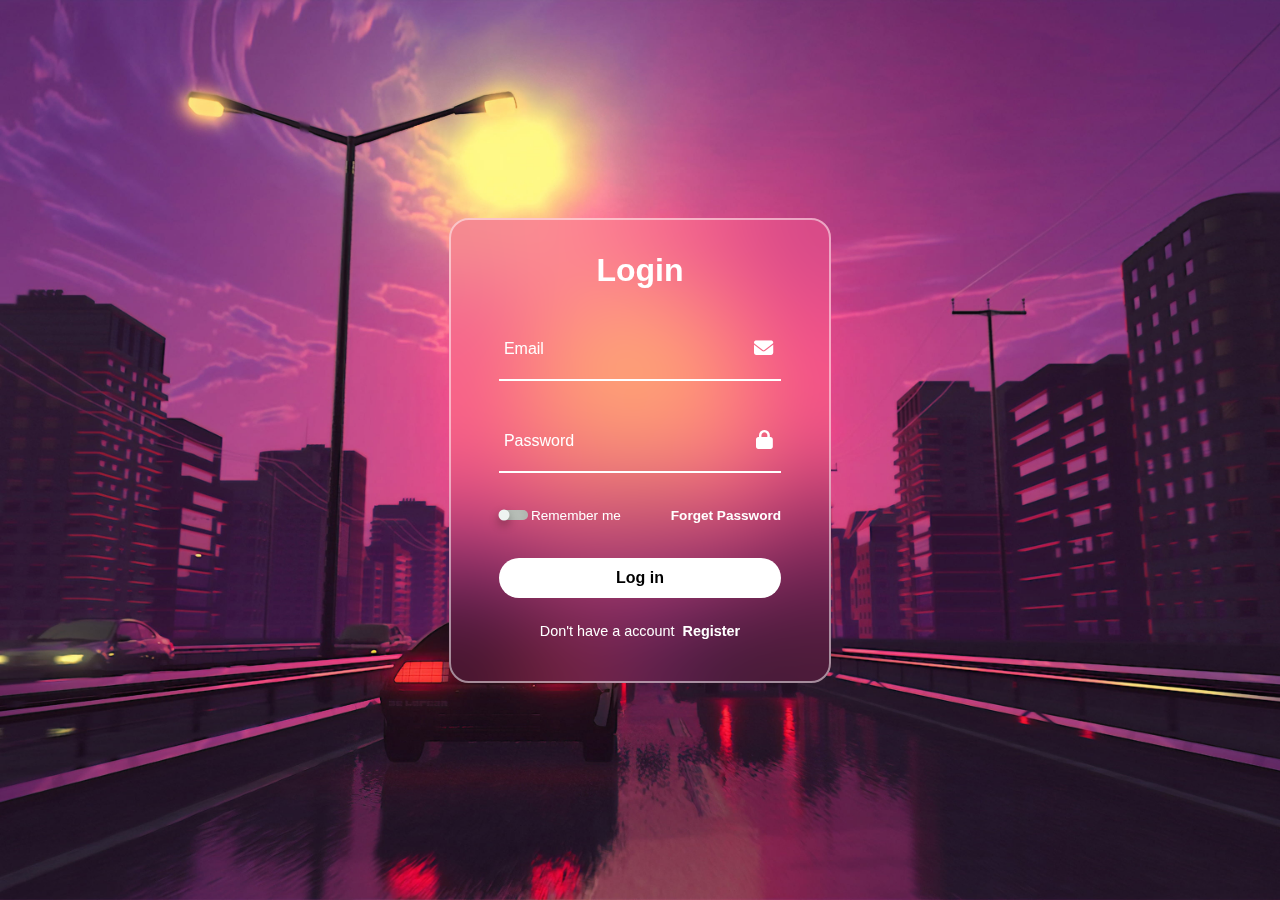
<file: index.html>
<!DOCTYPE html>
<html lang="en">

<head>
  <meta charset="UTF-8" />
  <meta name="viewport" content="width=device-width, initial-scale=1.0" />
  <link rel="stylesheet" href="./src/CSS/style.css" />
  <link rel="stylesheet" href="https://cdnjs.cloudflare.com/ajax/libs/font-awesome/6.4.2/css/all.min.css" />
  <title>Login</title>

  <link rel="preconnect" href="https://fonts.googleapis.com" />
  <link rel="preconnect" href="https://fonts.gstatic.com" crossorigin />
  <link
    href="https://fonts.googleapis.com/css2?family=Poppins:wght@300&family=Red+Hat+Display:wght@500;700&display=swap"
    rel="stylesheet" />
</head>

<body>
  <section>
    <form>
      <h1>Login</h1>
      <div class="inputbox">
        <ion-icon name="mail-outline"></ion-icon>
        <input type="email" required />
        <label for="">Email</label>
        <ion-icon class="fa fa-envelope"></ion-icon>
      </div>
      <div class="inputbox">
        <ion-icon name="lock-closed-outline"></ion-icon>
        <input type="password" required />
        <label for="">Password</label>
        <ion-icon class="fa fa-lock"></ion-icon>
      </div>
      <div class="forget">
        <label for=""><input type="checkbox" />Remember me</label>
        <a href="#">Forget Password</a>
      </div>
      <button>Log in</button>
      <div class="register">
        <p>
          Don't have a account
          <a href="http://127.0.0.1:5500/register.html">Register</a>
        </p>
      </div>
    </form>
  </section>
</body>

</html>
</file>
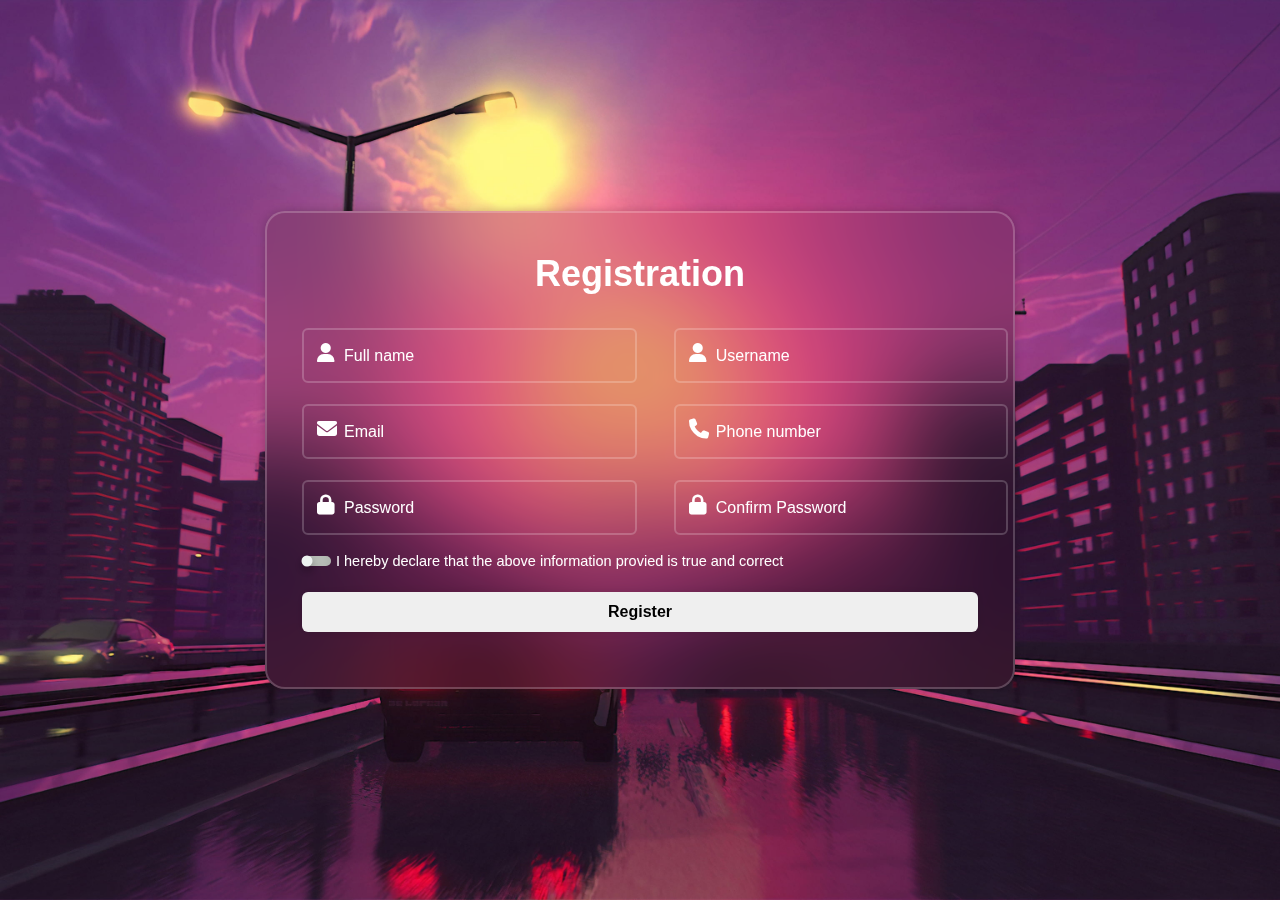
<file: register.html>
<!DOCTYPE html>
<html lang="en">

<head>
    <meta charset="UTF-8">
    <meta name="viewport" content="width=device-width, initial-scale=1.0">
    <link rel="stylesheet" href="https://cdnjs.cloudflare.com/ajax/libs/font-awesome/6.4.2/css/all.min.css" />
    <link rel="stylesheet" href="src/CSS/register.css">
    <title>Registro</title>

    <link rel="preconnect" href="https://fonts.googleapis.com" />
    <link rel="preconnect" href="https://fonts.gstatic.com" crossorigin />
    <link
        href="https://fonts.googleapis.com/css2?family=Poppins:wght@300&family=Red+Hat+Display:wght@500;700&display=swap"
        rel="stylesheet" />

</head>

<body>
    <div class="wrapper">
        <form action="">
            <h1>Registration</h1>

            <div class="input-box">
                <div class="input-field">
                    <input type="text" placeholder="Full name" reuired>
                    <ion-icon class="fa fa-user"></ion-icon>
                </div>
                <div class="input-field">
                    <input type="text" placeholder="Username" required>
                    <ion-icon class="fa fa-user"></ion-icon>
                </div>
            </div>
            <div class="input-box">
                <div class="input-field">
                    <input type="email" placeholder="Email" reuired>
                    <ion-icon class="fa fa-envelope"></ion-icon>
                </div>
                <div class="input-field">
                    <input type="number" placeholder="Phone number" required>
                    <ion-icon class="fa fa-phone"></ion-icon>
                </div>
                <div class="input-field">
                    <input type="password" placeholder="Password" required>
                    <ion-icon class="fa fa-lock"></ion-icon>
                </div>
                <div class="input-field">
                    <input type="password" placeholder="Confirm Password" required>
                    <ion-icon class="fa fa-lock"></ion-icon>
                </div>


                <label><input type="checkbox">I hereby declare that the above information provied is true and
                    correct</label>

                <button type="subimit" class="btn">Register</button>


        </form>
    </div>
</body>

</html>
</file>
<file: src/CSS/style.css>
* {
    margin: 0;
    padding: 0;
    -webkit-box-sizing: border-box;
            box-sizing: border-box;
    font-family: 'popins', sans-serif;
}

body {
    display: -webkit-box;
    display: -ms-flexbox;
    display: flex;
    -webkit-box-align: center;
        -ms-flex-align: center;
            align-items: center;
    -webkit-box-pack: center;
        -ms-flex-pack: center;
            justify-content: center;
    min-height: 100vh;
    background-image: url(../img/wallpaperbetter.com_1920x1080.jpg);
    background-repeat: no-repeat;
    background-position: center;
    background-size: cover;
}

section {
    position: relative;
    max-width: 400px;
    background-color: transparent;
    border: 2px solid rgba(255, 255, 255, 0.5);
    border-radius: 20px;
    -webkit-backdrop-filter: blur(55px);
            backdrop-filter: blur(55px);
    display: -webkit-box;
    display: -ms-flexbox;
    display: flex;
    -webkit-box-pack: center;
        -ms-flex-pack: center;
            justify-content: center;
    -webkit-box-align: center;
        -ms-flex-align: center;
            align-items: center;
    padding: 2rem 3rem;
}

h1 {
    font-size: 2rem;
    color: #ffffff;
    text-align: center;
}

.inputbox {
    position: relative;
    margin: 30px 0;
    max-width: 310px;
    border-bottom: 2px solid #ffffff;
}

.inputbox label {
    position: absolute;
    top: 50%;
    left: 5px;
    -webkit-transform: translateY(-50%);
        -ms-transform: translateY(-50%);
            transform: translateY(-50%);
    font-size: 1rem;
    color: #ffffff;
    font-size: 1rem;
    pointer-events: none;
    -webkit-transition: .5s;
    -o-transition: .5s;
    transition: .5s;
}

input:focus ~ label,
input:valid ~ label {
    top: -5px;
}

.inputbox input {
    width: 100%;
    height: 60px;
    background: transparent;
    border: none;
    outline: none;
    font-size: 1rem;
    padding: 0 35px 0 5px;
    color: #ffffff;
}

.inputbox ion-icon {
    position: absolute;
    right: 8px;
    color: #ffffff;
    display: -webkit-box;
    display: -ms-flexbox;
    display: flex;
    font-size: 1.2rem;
    top: 20px;
}

.forget {
    margin: 35px 0;
    font-size: 0.85rem;
    color: #ffffff;
    display: -webkit-box;
    display: -ms-flexbox;
    display: flex;
    -webkit-box-pack: justify;
        -ms-flex-pack: justify;
            justify-content: space-between;
    
}

.forget label {
    display: -webkit-box;
    display: -ms-flexbox;
    display: flex;
    -webkit-box-align: center;
        -ms-flex-align: center;
            align-items: center;
}

.forget label input {
    margin-right: 3px;
}

.forget a {
    color: #ffffff;
    text-decoration: none;
    font-weight: 600;
    margin-left: 50px;
}

.forget a:hover {
    text-decoration: underline;
} 

input[type="checkbox"] {
    width: 29px;
    height: 10px;
    -webkit-appearance: none;
       -moz-appearance: none;
            appearance: none;
    background-color: #dae2da;
    border-radius: 50px;
    -webkit-box-shadow: inset 0px 0px 16px 1px rgb(0, 0, 0, 0.24);
            box-shadow: inset 0px 0px 16px 1px rgb(0, 0, 0, 0.24);
    cursor: pointer;
    -webkit-transition: 0.5s;
    -o-transition: 0.5s;
    transition: 0.5s;
    position: relative;
}

input:checked[type="checkbox"] {
    background-color: #4586e7;
}
input[type="checkbox"]:before {
    content: '';
    width: 10px;
    height: 10px;
    background-color: #EDF3F1;
    border-radius: 5px;
    position: absolute;
    -webkit-box-shadow: 0px 4px 8px 1px rgb(0, 0, 0, 0.25);
            box-shadow: 0px 4px 8px 1px rgb(0, 0, 0, 0.25);
    -webkit-transform: scale(1.1);
        -ms-transform: scale(1.1);
            transform: scale(1.1);
    top: 0;
    left: 0;
    -webkit-transition: .4s;
    -o-transition: .4s;
    transition: .4s;
}

input:checked[type="checkbox"]::before {
    left: 20px;
}

button {
    width: 100%;
    height: 40px;
    border-radius: 40px;
    background-color: rgb(255, 255, 255, 1);
    border: none;
    outline: none;
    cursor: pointer;
    font-size: 1rem;
    font-weight: 600;
    -webkit-transition: all 0.4s ease;
    -o-transition: all 0.4s ease;
    transition: all 0.4s ease;
}

button:hover {
    background-color: rgb(255, 255, 255, 0.5);
}

.register {
    font-size: 0.9rem;
    color: #ffffff;
    text-align: center;
    margin: 25px 0 10px;
}

.register p a {
    text-decoration: none;
    color: #ffffff;
    font-weight: 600;
    margin-left: 4px;
}

.register p a:hover {
    text-decoration: underline;
}
</file>
<file: src/CSS/register.css>
* {
    margin: 0;
    padding: 0;
    box-sizing: border-box;
    font-family: 'popins', sans-serif;
}

body {
    display: flex;
    justify-content: center;
    align-items: center;
    min-height: 100vh;
    background: url(../img/wallpaperbetter.com_1920x1080.jpg) no-repeat;
    background-size: cover;
    background-position: center;
}

.wrapper {
    width: 750px;
    background: rgba(0, 0, 0, .1);
    border: 2px solid rgba(255, 255, 255, .2);
    box-shadow: 0 0 10px rgba(0, 0, 0, .2);
    backdrop-filter: blur(50px);
    border-radius: 20px;
    color: #ffffff;
    padding: 40px 35px 55px;
}

.wrapper h1 {
    font-size: 36px;
    text-align: center;
    margin-bottom: 20px;
}

.wrapper .input-box {
    display: flex;
    justify-content: space-between;
    flex-wrap: wrap;
    background-color: transparent;
}

.input-box .input-field {
    position: relative;
    width: 45%;
    height: 50px;
    background: transparent;
    margin: 13px 0;
}


.input-box .input-field input {
    width: 110%;
    height: 110%;
    background: transparent;
    border: 2px solid rgba(255, 255, 255, .2);
    outline: none;
    font-size: 16px;
    color: #fff;
    border-radius: 6px;
    padding: 15px 15px 15px 40px;
}

.input-box .input-field input::placeholder {
    color: #fff;
}

.input-box .input-field ion-icon {
    position: absolute;
    left: 15px;
    top: 50%;
    transform: translateY(-50%);
    font-size: 20px;
}

.wrapper label {
    display: inline-block;
    font-size: 14.5px;
    margin: 10px 0 23px;
}

.wrapper label input {
    accent-color: #ffffff;
    margin-right: 5px;
}

.wrapper .btn {
    width: 100%;
    height: 40px;
    border: none;
    outline: none;
    border-radius: 6px;
    box-shadow: 0 0 10px rgba(0, 0, 0, .1);
    cursor: pointer;
    font-size: 16px;
    color: #000000;
    font-weight: 600;
    border: none;
}

input[type="checkbox"] {
    width: 29px;
    height: 10px;
    -webkit-appearance: none;
    -moz-appearance: none;
    appearance: none;
    background-color: #dae2da;
    border-radius: 50px;
    -webkit-box-shadow: inset 0px 0px 16px 1px rgb(0, 0, 0, 0.24);
    box-shadow: inset 0px 0px 16px 1px rgb(0, 0, 0, 0.24);
    cursor: pointer;
    -webkit-transition: 0.5s;
    -o-transition: 0.5s;
    transition: 0.5s;
    position: relative;
}

input:checked[type="checkbox"] {
    background-color: #3d66ec;
}

input[type="checkbox"]:before {
    content: '';
    width: 10px;
    height: 10px;
    background-color: #EDF3F1;
    border-radius: 5px;
    position: absolute;
    -webkit-box-shadow: 0px 4px 8px 1px rgb(0, 0, 0, 0.25);
    box-shadow: 0px 4px 8px 1px rgb(0, 0, 0, 0.25);
    -webkit-transform: scale(1.1);
    -ms-transform: scale(1.1);
    transform: scale(1.1);
    top: 0;
    left: 0;
    -webkit-transition: .4s;
    -o-transition: .4s;
    transition: .4s;
}

input:checked[type="checkbox"]::before {
    left: 20px;
}
</file>
